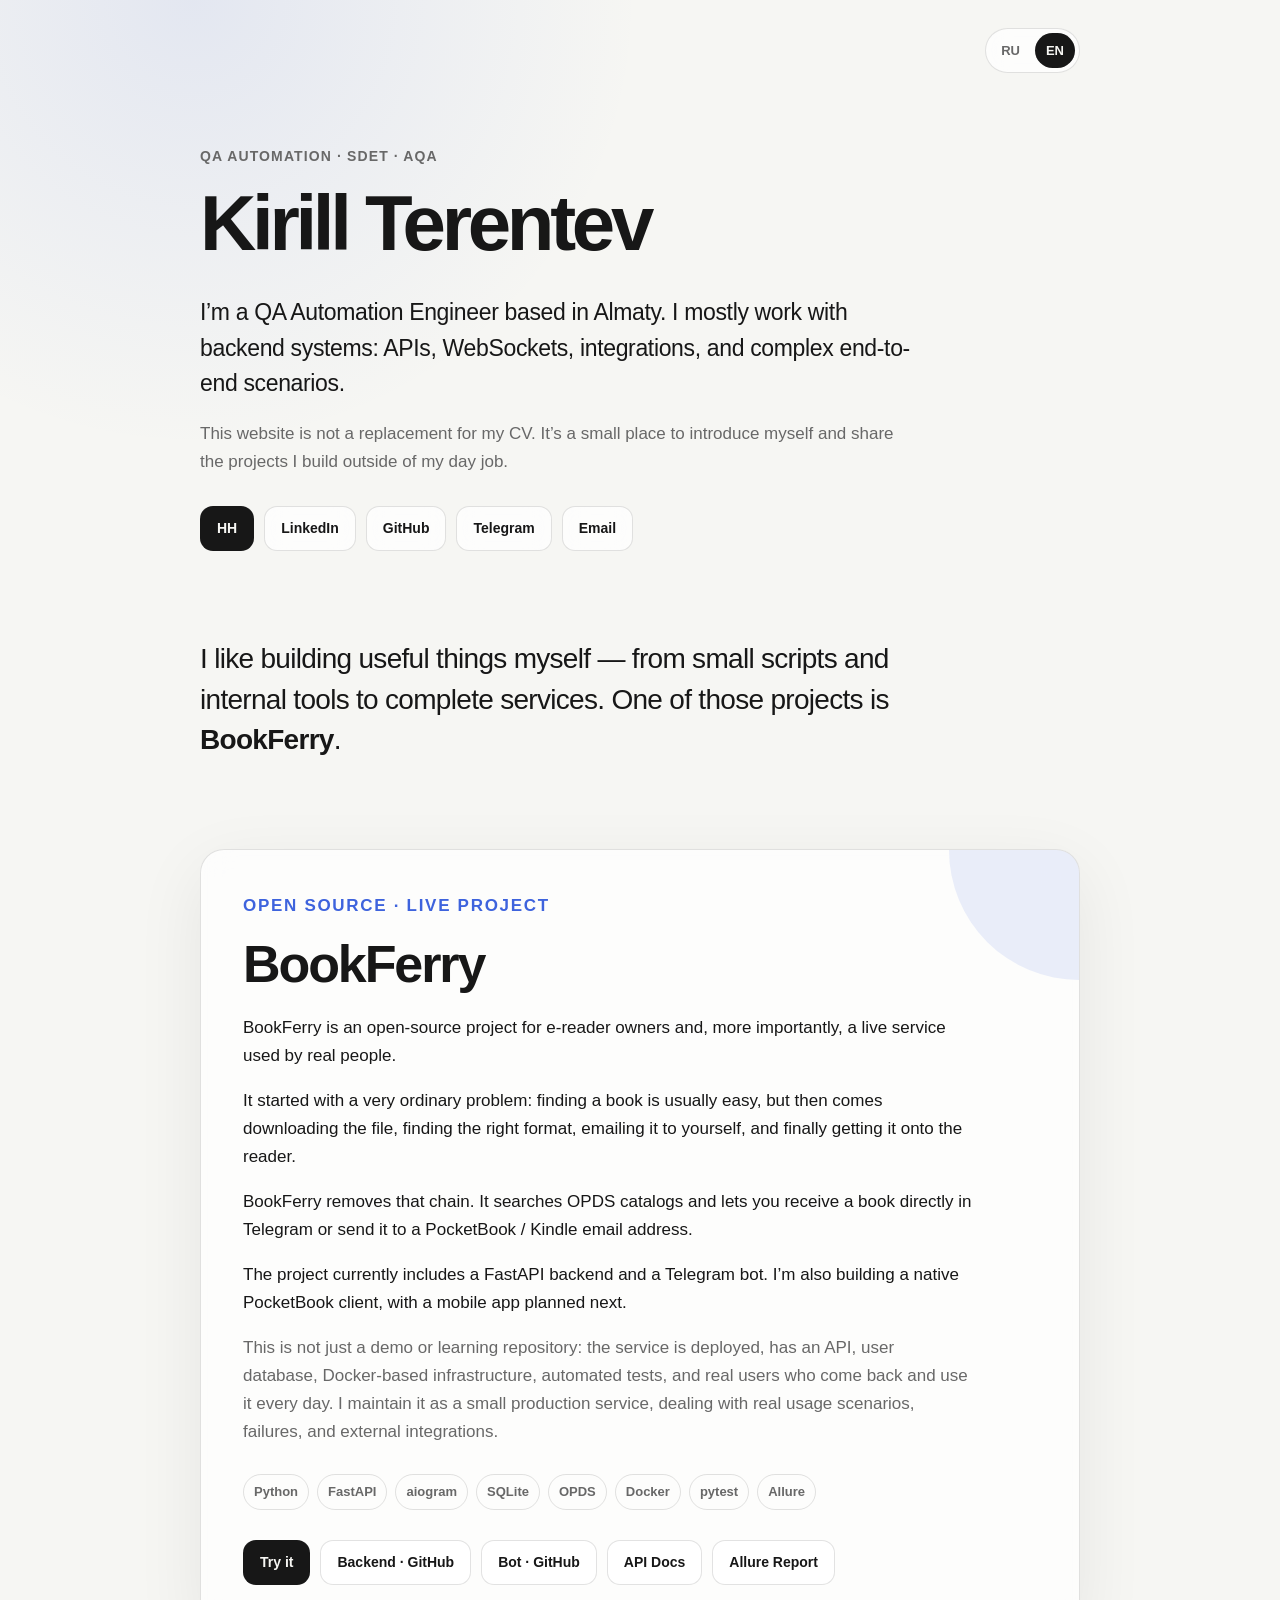
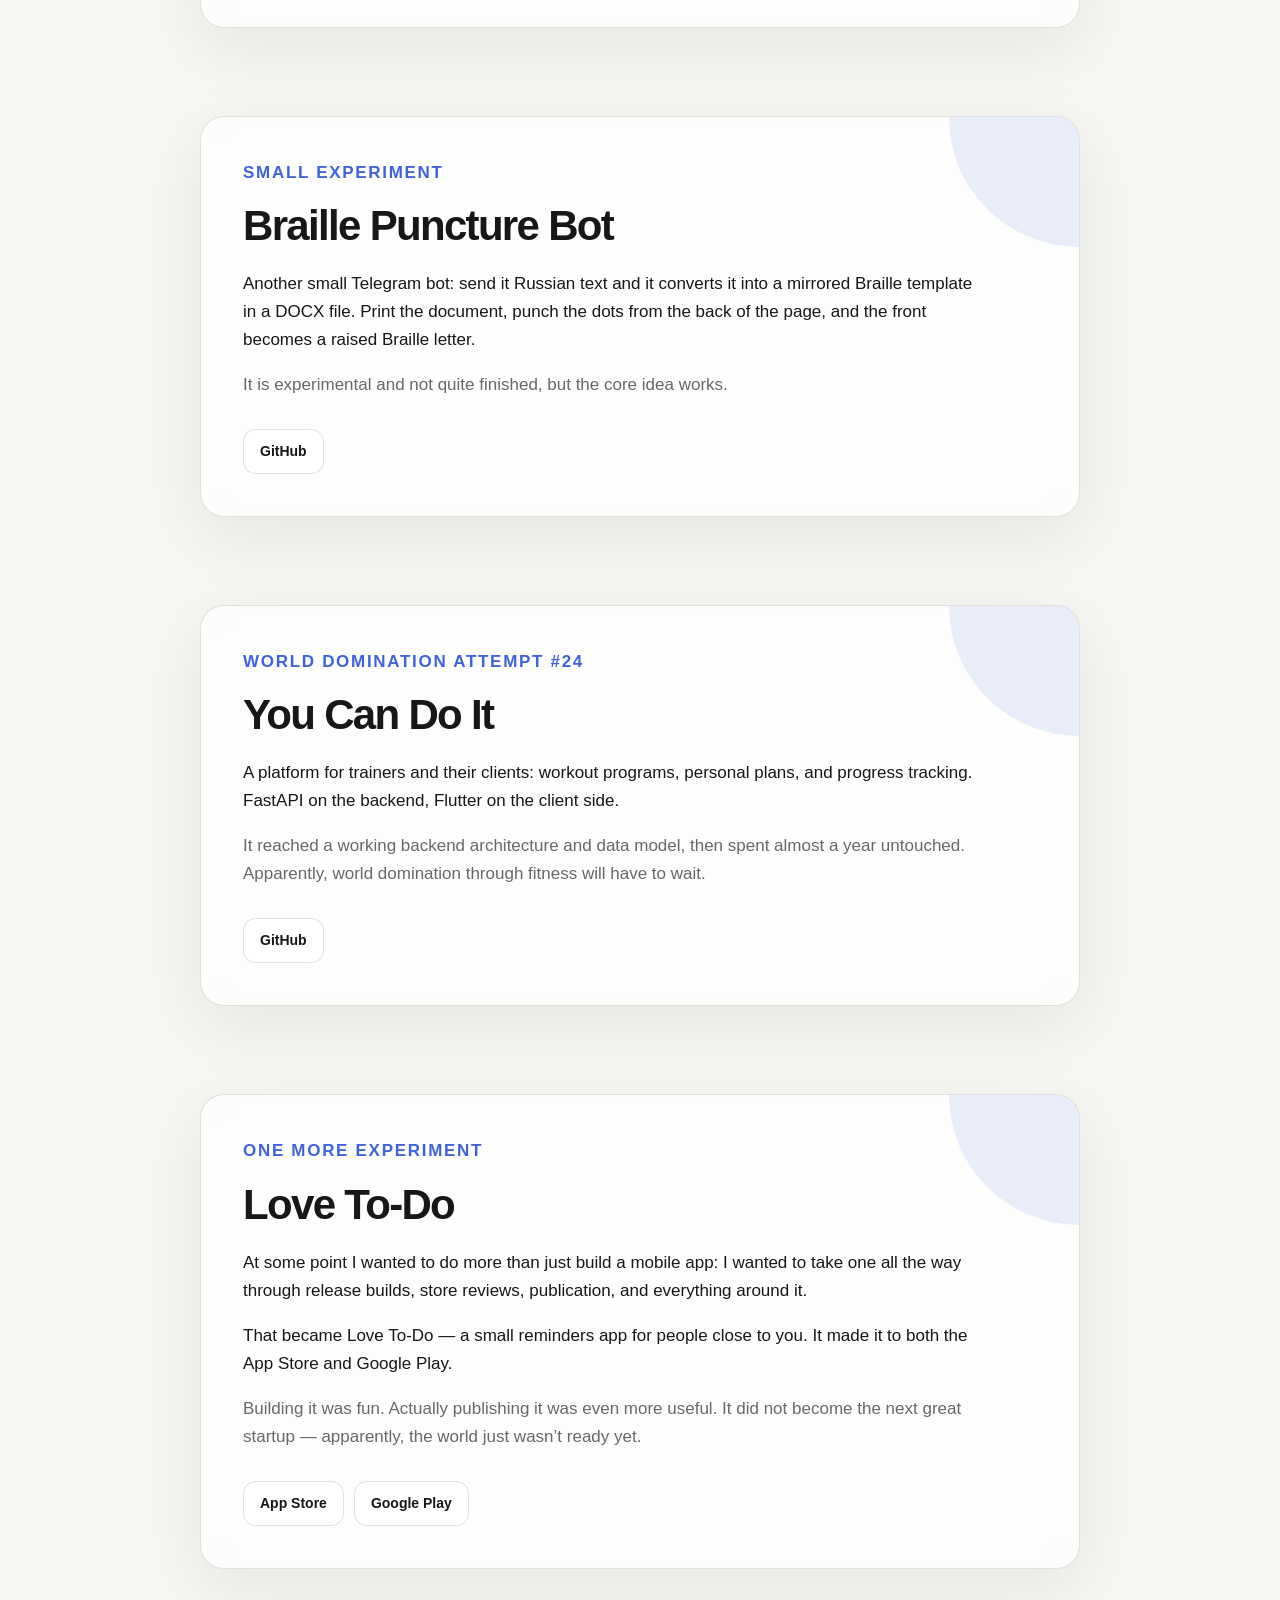
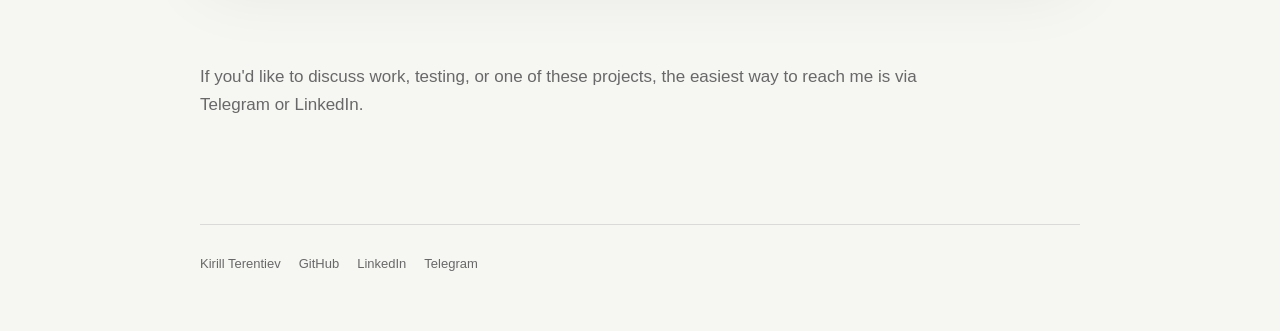
<file: index.html>
<!DOCTYPE html>
<html lang="ru">
<head>
  <meta charset="UTF-8">
  <meta name="viewport" content="width=device-width, initial-scale=1.0">

  <title>Kirill Terentiev — QA Automation Engineer</title>
  <meta
    name="description"
    content="Kirill Terentiev — QA Automation Engineer from Almaty. Backend testing, API, WebSocket, integrations, E2E and personal projects."
  >

  <style>
    :root {
      color-scheme: light dark;
      --bg: #f6f6f3;
      --surface: rgba(255, 255, 255, 0.72);
      --surface-strong: #ffffff;
      --text: #171717;
      --muted: #686868;
      --line: rgba(23, 23, 23, 0.12);
      --accent: #3e63dd;
      --accent-text: #ffffff;
      --shadow: 0 20px 70px rgba(0, 0, 0, 0.07);
      --radius: 24px;
      --max-width: 880px;
    }

    @media (prefers-color-scheme: dark) {
      :root {
        --bg: #111210;
        --surface: rgba(27, 28, 26, 0.74);
        --surface-strong: #1b1c1a;
        --text: #f2f2ef;
        --muted: #a4a59f;
        --line: rgba(255, 255, 255, 0.12);
        --accent: #8da4ff;
        --accent-text: #111210;
        --shadow: 0 20px 70px rgba(0, 0, 0, 0.24);
      }
    }

    * { box-sizing: border-box; }
    html { scroll-behavior: smooth; }
    body {
      margin: 0;
      background: radial-gradient(circle at 15% 0%, rgba(62, 99, 221, 0.10), transparent 28rem), var(--bg);
      color: var(--text);
      font-family: Inter, ui-sans-serif, -apple-system, BlinkMacSystemFont, "Segoe UI", Roboto, Helvetica, Arial, sans-serif;
      line-height: 1.65;
      -webkit-font-smoothing: antialiased;
    }
    a { color: inherit; }
    .page { width: min(calc(100% - 32px), var(--max-width)); margin: 0 auto; padding: 28px 0 56px; }
    .topbar { display: flex; justify-content: flex-end; align-items: center; margin-bottom: 72px; }
    .lang-switcher { display: inline-flex; gap: 4px; padding: 4px; border: 1px solid var(--line); border-radius: 999px; background: var(--surface); backdrop-filter: blur(12px); }
    .lang-btn { appearance: none; border: 0; border-radius: 999px; padding: 7px 11px; background: transparent; color: var(--muted); font: inherit; font-size: 13px; font-weight: 700; cursor: pointer; }
    .lang-btn.active { background: var(--text); color: var(--bg); }
    .hero { margin-bottom: 88px; }
    .eyebrow { margin: 0 0 16px; color: var(--muted); font-size: 14px; font-weight: 700; letter-spacing: 0.08em; text-transform: uppercase; }
    h1 { max-width: 760px; margin: 0; font-size: clamp(44px, 8vw, 78px); line-height: 0.98; letter-spacing: -0.055em; font-weight: 780; }
    .lead { max-width: 720px; margin: 34px 0 0; font-size: clamp(19px, 3vw, 23px); line-height: 1.55; letter-spacing: -0.015em; }
    .intro { max-width: 700px; margin: 18px 0 0; color: var(--muted); font-size: 17px; }
    .btn-row { display: flex; flex-wrap: wrap; gap: 10px; margin-top: 30px; }
    .btn { display: inline-flex; align-items: center; justify-content: center; min-height: 44px; padding: 10px 16px; border: 1px solid var(--line); border-radius: 13px; background: var(--surface); color: var(--text); text-decoration: none; font-size: 14px; font-weight: 700; transition: transform 160ms ease, border-color 160ms ease, background-color 160ms ease; backdrop-filter: blur(12px); }
    .btn:hover { transform: translateY(-2px); border-color: rgba(62, 99, 221, 0.45); }
    .btn-primary { border-color: transparent; background: var(--text); color: var(--bg); }
    .section { padding: 0 0 88px; }
    .section-kicker { margin: 0 0 18px; color: var(--accent); font-size: 13px; font-weight: 800; letter-spacing: 0.10em; text-transform: uppercase; }
    .section h2 { margin: 0 0 22px; font-size: clamp(34px, 5vw, 52px); line-height: 1.05; letter-spacing: -0.04em; }
    .section p { max-width: 730px; margin: 0 0 17px; font-size: 17px; }
    .bridge { max-width: 710px; margin-bottom: 88px; font-size: clamp(21px, 3.5vw, 28px); line-height: 1.45; letter-spacing: -0.025em; }
    .project-card { position: relative; overflow: hidden; padding: clamp(24px, 5vw, 42px); border: 1px solid var(--line); border-radius: var(--radius); background: var(--surface); box-shadow: var(--shadow); backdrop-filter: blur(16px); }
    .project-card::after { content: ""; position: absolute; width: 260px; height: 260px; right: -130px; top: -130px; border-radius: 50%; background: rgba(62, 99, 221, 0.10); pointer-events: none; }
    .project-card + .project-card { margin-top: 24px; }
    .project-card.compact h2 { font-size: clamp(30px, 4vw, 42px); }
    .stack { display: flex; flex-wrap: wrap; gap: 8px; margin: 28px 0 0; }
    .tag { padding: 6px 10px; border: 1px solid var(--line); border-radius: 999px; color: var(--muted); font-size: 13px; font-weight: 650; }
    .aside-note { color: var(--muted); }
    .contact { padding-top: 6px; }
    .contact p { color: var(--muted); }
    .footer { display: flex; flex-wrap: wrap; gap: 12px 18px; padding-top: 28px; border-top: 1px solid var(--line); color: var(--muted); font-size: 13px; }
    .footer a { text-decoration: none; }
    .footer a:hover { color: var(--text); }
    [data-lang] { display: none; }
    html[data-language="ru"] [data-lang="ru"], html[data-language="en"] [data-lang="en"] { display: revert; }
    @media (max-width: 640px) {
      .page { width: min(calc(100% - 24px), var(--max-width)); padding-top: 16px; }
      .topbar { margin-bottom: 48px; }
      .hero { margin-bottom: 68px; }
      .section { padding-bottom: 68px; }
      .bridge { margin-bottom: 68px; }
      .btn { flex: 1 1 auto; }
    }
    @media (prefers-reduced-motion: reduce) { html { scroll-behavior: auto; } .btn { transition: none; } }
  </style>
</head>

<body>
  <main class="page">
    <div class="topbar">
      <div class="lang-switcher" aria-label="Language switcher">
        <button class="lang-btn" type="button" data-set-language="ru">RU</button>
        <button class="lang-btn" type="button" data-set-language="en">EN</button>
      </div>
    </div>

    <section class="hero">
      <p class="eyebrow">QA Automation · SDET · AQA</p>
      <h1>Kirill Terentev</h1>

      <div data-lang="ru">
        <p class="lead">Я инженер по автоматизации тестирования из Алматы. Работаю в основном с backend: API, WebSocket, интеграциями и сложными E2E-сценариями.</p>
        <p class="intro">Этот сайт — не замена резюме. Здесь немного обо мне и о проектах, которые я делаю вне основной работы.</p>
      </div>

      <div data-lang="en">
        <p class="lead">I’m a QA Automation Engineer based in Almaty. I mostly work with backend systems: APIs, WebSockets, integrations, and complex end-to-end scenarios.</p>
        <p class="intro">This website is not a replacement for my CV. It’s a small place to introduce myself and share the projects I build outside of my day job.</p>
      </div>

      <div class="btn-row">
        <a class="btn btn-primary" href="https://hh.kz/resume/f5279e82ff0d43febf0039ed1f504939713134" target="_blank" rel="noreferrer">HH</a>
        <a class="btn" href="https://www.linkedin.com/in/kirill-terentev/" target="_blank" rel="noreferrer">LinkedIn</a>
        <a class="btn" href="https://github.com/TerentievKirill" target="_blank" rel="noreferrer">GitHub</a>
        <a class="btn" href="https://t.me/Ter_Kirill" target="_blank" rel="noreferrer">Telegram</a>
        <a class="btn" href="mailto:kirillterentiev@gmail.com">Email</a>
      </div>
    </section>

    <div class="bridge">
      <span data-lang="ru">Я люблю делать полезные вещи своими руками — от небольших скриптов и внутренних инструментов до полноценных сервисов. Один из таких проектов — <strong>BookFerry</strong>.</span>
      <span data-lang="en">I like building useful things myself — from small scripts and internal tools to complete services. One of those projects is <strong>BookFerry</strong>.</span>
    </div>

    <section class="section">
      <article class="project-card">
        <p class="section-kicker">Open source · Live project</p>
        <h2>BookFerry</h2>

        <div data-lang="ru">
          <p>BookFerry — open-source проект для владельцев электронных книг и одновременно живой сервис, которым уже пользуются реальные люди.</p>
          <p>Идея появилась из простой бытовой проблемы: найти книгу обычно легко, а дальше начинаются скачивание файла, поиск нужного формата, отправка самому себе на почту и перенос на ридер.</p>
          <p>BookFerry убирает эту цепочку. Сервис ищет книги в OPDS-каталогах и позволяет получить найденную книгу прямо в Telegram или отправить её на PocketBook / Kindle через email.</p>
          <p>Сейчас проект состоит из backend-сервиса на FastAPI и Telegram-бота. Также я делаю отдельный клиент для PocketBook, а дальше хочу добавить мобильное приложение.</p>
          <p class="aside-note">Это не просто демо или учебный репозиторий: сервис развёрнут, у него есть API, база пользователей, Docker-инфраструктура, автотесты и пользователи, которые возвращаются к нему каждый день. Я поддерживаю проект как небольшой production-сервис — разбираю реальные сценарии, ошибки и поведение внешних источников.</p>
        </div>

        <div data-lang="en">
          <p>BookFerry is an open-source project for e-reader owners and, more importantly, a live service used by real people.</p>
          <p>It started with a very ordinary problem: finding a book is usually easy, but then comes downloading the file, finding the right format, emailing it to yourself, and finally getting it onto the reader.</p>
          <p>BookFerry removes that chain. It searches OPDS catalogs and lets you receive a book directly in Telegram or send it to a PocketBook / Kindle email address.</p>
          <p>The project currently includes a FastAPI backend and a Telegram bot. I’m also building a native PocketBook client, with a mobile app planned next.</p>
          <p class="aside-note">This is not just a demo or learning repository: the service is deployed, has an API, user database, Docker-based infrastructure, automated tests, and real users who come back and use it every day. I maintain it as a small production service, dealing with real usage scenarios, failures, and external integrations.</p>
        </div>

        <div class="stack" aria-label="BookFerry technology stack">
          <span class="tag">Python</span>
          <span class="tag">FastAPI</span>
          <span class="tag">aiogram</span>
          <span class="tag">SQLite</span>
          <span class="tag">OPDS</span>
          <span class="tag">Docker</span>
          <span class="tag">pytest</span>
          <span class="tag">Allure</span>
        </div>

        <div class="btn-row">
          <a class="btn btn-primary" href="https://t.me/BookFerry_bot" target="_blank" rel="noreferrer"><span data-lang="ru">Попробовать</span><span data-lang="en">Try it</span></a>
          <a class="btn" href="https://github.com/TerentievKirill/BookFerry" target="_blank" rel="noreferrer">Backend · GitHub</a>
          <a class="btn" href="https://github.com/TerentievKirill/BookFerryBot" target="_blank" rel="noreferrer">Bot · GitHub</a>
          <a class="btn" href="https://api.heartlab.app/docs#/" target="_blank" rel="noreferrer">API Docs</a>
          <a class="btn" href="https://allure.heartlab.app/" target="_blank" rel="noreferrer">Allure Report</a>
        </div>
      </article>
    </section>

    <section class="section">
      <article class="project-card compact">
        <p class="section-kicker"><span data-lang="ru">Небольшой эксперимент</span><span data-lang="en">Small experiment</span></p>
        <h2>Braille Puncture Bot</h2>
        <div data-lang="ru">
          <p>Ещё один небольшой Telegram-бот: отправляешь ему русский текст, а он превращает его в зеркальный шаблон Брайля и возвращает DOCX. Документ можно распечатать, проколоть точки с обратной стороны листа и получить на лицевой стороне рельефное письмо шрифтом Брайля.</p>
          <p class="aside-note">Проект экспериментальный и немного недоделанный, но основная идея работает.</p>
        </div>
        <div data-lang="en">
          <p>Another small Telegram bot: send it Russian text and it converts it into a mirrored Braille template in a DOCX file. Print the document, punch the dots from the back of the page, and the front becomes a raised Braille letter.</p>
          <p class="aside-note">It is experimental and not quite finished, but the core idea works.</p>
        </div>
        <div class="btn-row"><a class="btn" href="https://github.com/TerentievKirill/Puncture_Braile_bot" target="_blank" rel="noreferrer">GitHub</a></div>
      </article>
    </section>

    <section class="section">
      <article class="project-card compact">
        <p class="section-kicker"><span data-lang="ru">Попытка захватить мир №24</span><span data-lang="en">World domination attempt #24</span></p>
        <h2>You Can Do It</h2>
        <div data-lang="ru">
          <p>Платформа для тренеров и их клиентов: программы тренировок, персональные планы и отслеживание прогресса. Backend на FastAPI, клиентская часть — Flutter.</p>
          <p class="aside-note">Проект дошёл до рабочей серверной архитектуры и модели данных, а потом почти год пролежал без движения. Похоже, фитнес-мир в этот раз захватить не получилось.</p>
        </div>
        <div data-lang="en">
          <p>A platform for trainers and their clients: workout programs, personal plans, and progress tracking. FastAPI on the backend, Flutter on the client side.</p>
          <p class="aside-note">It reached a working backend architecture and data model, then spent almost a year untouched. Apparently, world domination through fitness will have to wait.</p>
        </div>
        <div class="btn-row"><a class="btn" href="https://github.com/TerentievKirill/you_can_do_it" target="_blank" rel="noreferrer">GitHub</a></div>
      </article>
    </section>

    <section class="section">
      <article class="project-card compact">
        <p class="section-kicker"><span data-lang="ru">Ещё один эксперимент</span><span data-lang="en">One more experiment</span></p>
        <h2>Love To-Do</h2>

        <div data-lang="ru">
          <p>Однажды мне стало интересно не только написать мобильное приложение, но и пройти весь путь до настоящей публикации: сборки, магазины, ревью и всё остальное.</p>
          <p>Так появился Love To-Do — небольшое приложение с напоминаниями для близких. Оно добралось и до App Store, и до Google Play.</p>
          <p class="aside-note">Было интересно и сделать, и действительно опубликовать. Следующим великим стартапом оно не стало — мир, видимо, оказался ещё не готов.</p>
        </div>

        <div data-lang="en">
          <p>At some point I wanted to do more than just build a mobile app: I wanted to take one all the way through release builds, store reviews, publication, and everything around it.</p>
          <p>That became Love To-Do — a small reminders app for people close to you. It made it to both the App Store and Google Play.</p>
          <p class="aside-note">Building it was fun. Actually publishing it was even more useful. It did not become the next great startup — apparently, the world just wasn’t ready yet.</p>
        </div>

        <div class="btn-row">
          <a class="btn" href="https://apps.apple.com/us/app/love-to-do-heart-reminders/id6756277592" target="_blank" rel="noreferrer">App Store</a>
          <a class="btn" href="https://play.google.com/store/apps/details?id=com.lovetodo.app" target="_blank" rel="noreferrer">Google Play</a>
        </div>
      </article>
    </section>

    <section class="section contact">
      <div data-lang="ru"><p>Если хотите обсудить работу, тестирование или один из проектов — проще всего написать мне в Telegram или LinkedIn.</p></div>
      <div data-lang="en"><p>If you'd like to discuss work, testing, or one of these projects, the easiest way to reach me is via Telegram or LinkedIn.</p></div>
    </section>

    <footer class="footer">
      <span>Kirill Terentiev</span>
      <a href="https://github.com/TerentievKirill" target="_blank" rel="noreferrer">GitHub</a>
      <a href="https://www.linkedin.com/in/kirill-terentev/" target="_blank" rel="noreferrer">LinkedIn</a>
      <a href="https://t.me/Ter_Kirill" target="_blank" rel="noreferrer">Telegram</a>
    </footer>
  </main>

  <script>
    const savedLanguage = localStorage.getItem('language');
    const browserLanguage = navigator.language.toLowerCase().startsWith('ru') ? 'ru' : 'en';
    const initialLanguage = savedLanguage || browserLanguage;

    function setLanguage(language) {
      document.documentElement.dataset.language = language;
      document.documentElement.lang = language;
      localStorage.setItem('language', language);

      document.querySelectorAll('[data-set-language]').forEach((button) => {
        button.classList.toggle('active', button.dataset.setLanguage === language);
      });
    }

    document.querySelectorAll('[data-set-language]').forEach((button) => {
      button.addEventListener('click', () => setLanguage(button.dataset.setLanguage));
    });

    setLanguage(initialLanguage);
  </script>
</body>
</html>
</file>
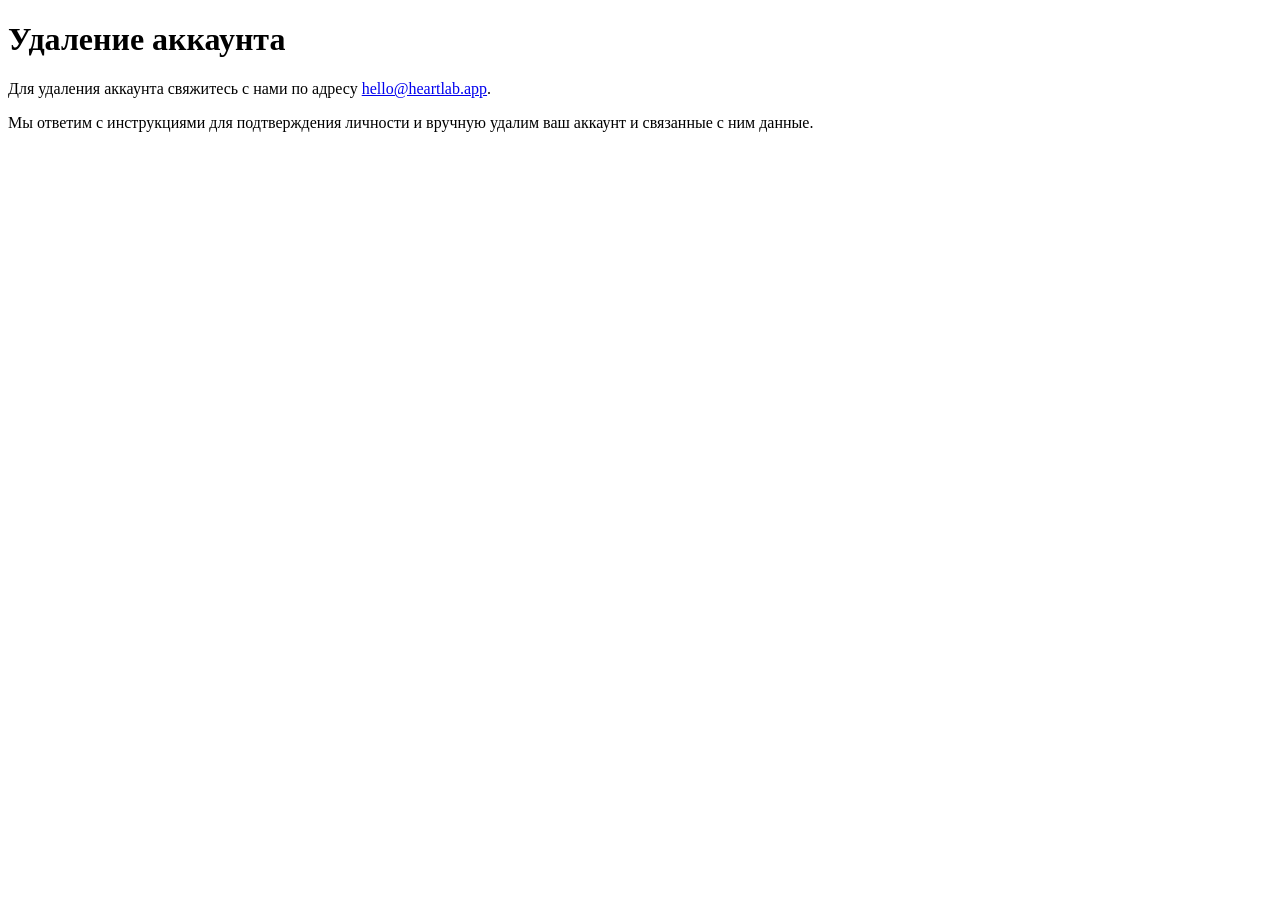
<file: delete-account.html>
<!doctype html>
<html lang="ru">
<head>
  <meta charset="utf-8">
  <meta name="viewport" content="width=device-width, initial-scale=1">
  <title>Удаление аккаунта</title>
</head>
<body>
  <h1>Удаление аккаунта</h1>

  <p>
    Для удаления аккаунта свяжитесь с нами по адресу
    <a href="mailto:hello@heartlab.app">hello@heartlab.app</a>.
  </p>

  <p>
    Мы ответим с инструкциями для подтверждения личности и вручную удалим
    ваш аккаунт и связанные с ним данные.
  </p>

</body>
</html>
</file>
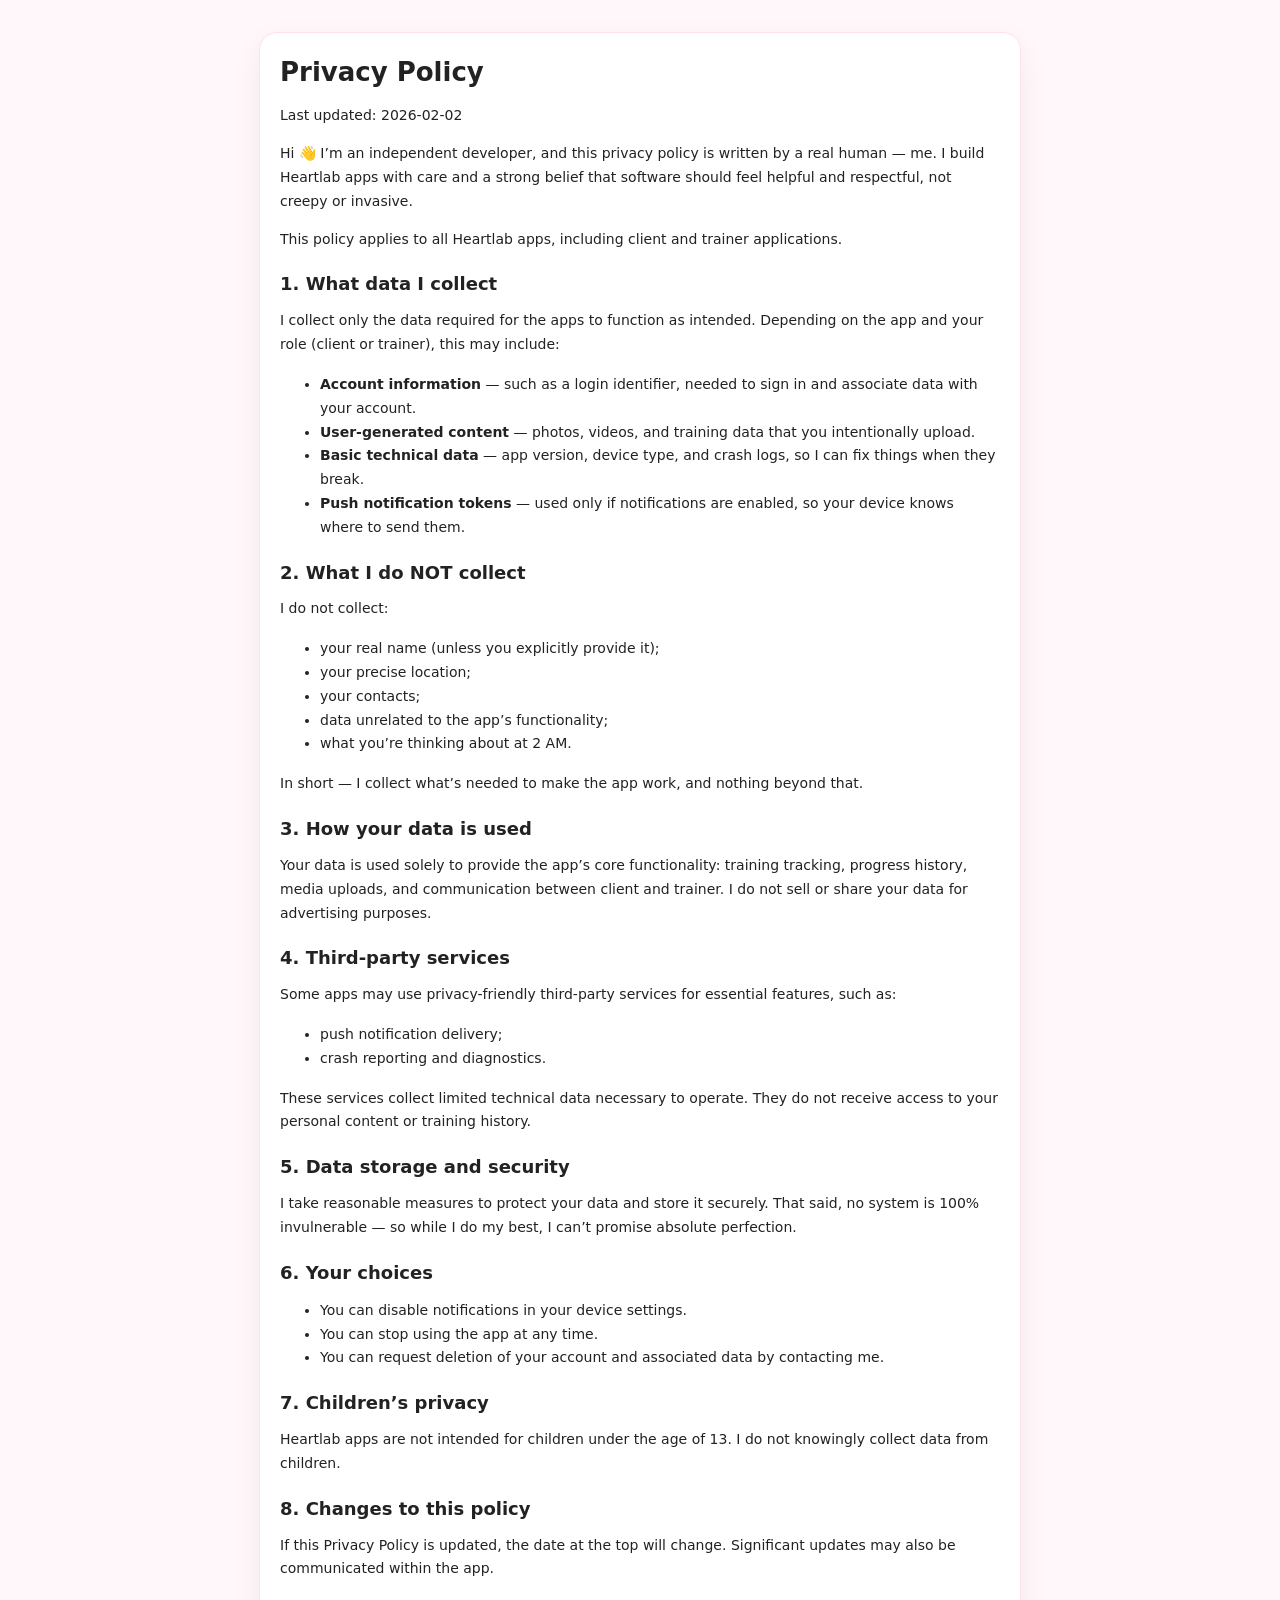
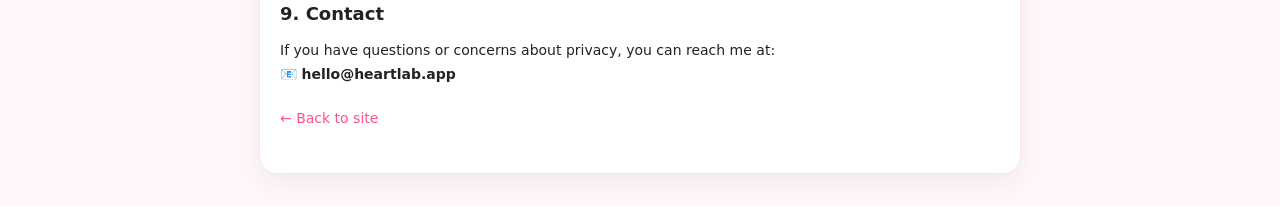
<file: privacy.html>
<!DOCTYPE html>
<html lang="en">
<head>
  <meta charset="UTF-8" />
  <title>Privacy Policy — Heartlab</title>
  <meta name="viewport" content="width=device-width, initial-scale=1" />
  <style>
    body {
      margin: 0;
      font-family: system-ui, -apple-system, BlinkMacSystemFont, "Inter", sans-serif;
      background: #fff7fa;
      color: #222;
      padding: 32px 16px;
    }
    .wrap {
      max-width: 720px;
      margin: 0 auto;
      background: #ffffff;
      border-radius: 18px;
      padding: 24px 20px 28px;
      box-shadow: 0 10px 30px rgba(0,0,0,0.06);
      border: 1px solid #ffe1ee;
    }
    h1 {
      margin-top: 0;
      font-size: 26px;
    }
    h2 {
      margin-top: 22px;
      font-size: 18px;
    }
    p, li {
      font-size: 14px;
      line-height: 1.7;
    }
    a {
      color: #ff4f93;
      text-decoration: none;
    }
    a:hover { text-decoration: underline; }
    .back {
      margin-top: 20px;
      font-size: 14px;
    }
  </style>
</head>
<body>
  <div class="wrap">
    <h1>Privacy Policy</h1>
    <p>Last updated: 2026-02-02</p>

    <p>
      Hi 👋 I’m an independent developer, and this privacy policy is written by a real human — me.
      I build Heartlab apps with care and a strong belief that software should feel helpful and respectful,
      not creepy or invasive.
    </p>

    <p>
      This policy applies to all Heartlab apps, including client and trainer applications.
    </p>

    <h2>1. What data I collect</h2>
    <p>
      I collect only the data required for the apps to function as intended.
      Depending on the app and your role (client or trainer), this may include:
    </p>
    <ul>
      <li>
        <strong>Account information</strong> — such as a login identifier, needed to sign in and associate data with your account.
      </li>
      <li>
        <strong>User-generated content</strong> — photos, videos, and training data that you intentionally upload.
      </li>
      <li>
        <strong>Basic technical data</strong> — app version, device type, and crash logs, so I can fix things when they break.
      </li>
      <li>
        <strong>Push notification tokens</strong> — used only if notifications are enabled, so your device knows where to send them.
      </li>
    </ul>

    <h2>2. What I do NOT collect</h2>
    <p>I do not collect:</p>
    <ul>
      <li>your real name (unless you explicitly provide it);</li>
      <li>your precise location;</li>
      <li>your contacts;</li>
      <li>data unrelated to the app’s functionality;</li>
      <li>what you’re thinking about at 2 AM.</li>
    </ul>
    <p>
      In short — I collect what’s needed to make the app work, and nothing beyond that.
    </p>

    <h2>3. How your data is used</h2>
    <p>
      Your data is used solely to provide the app’s core functionality:
      training tracking, progress history, media uploads, and communication between client and trainer.
      I do not sell or share your data for advertising purposes.
    </p>

    <h2>4. Third-party services</h2>
    <p>
      Some apps may use privacy-friendly third-party services for essential features, such as:
    </p>
    <ul>
      <li>push notification delivery;</li>
      <li>crash reporting and diagnostics.</li>
    </ul>
    <p>
      These services collect limited technical data necessary to operate.
      They do not receive access to your personal content or training history.
    </p>

    <h2>5. Data storage and security</h2>
    <p>
      I take reasonable measures to protect your data and store it securely.
      That said, no system is 100% invulnerable — so while I do my best, I can’t promise absolute perfection.
    </p>

    <h2>6. Your choices</h2>
    <ul>
      <li>You can disable notifications in your device settings.</li>
      <li>You can stop using the app at any time.</li>
      <li>You can request deletion of your account and associated data by contacting me.</li>
    </ul>

    <h2>7. Children’s privacy</h2>
    <p>
      Heartlab apps are not intended for children under the age of 13.
      I do not knowingly collect data from children.
    </p>

    <h2>8. Changes to this policy</h2>
    <p>
      If this Privacy Policy is updated, the date at the top will change.
      Significant updates may also be communicated within the app.
    </p>

    <h2>9. Contact</h2>
    <p>
      If you have questions or concerns about privacy, you can reach me at:
      <br />📧 <strong>hello@heartlab.app</strong>
    </p>

    <p class="back">
      <a href="/index.html">← Back to site</a>
    </p>
  </div>
</body>
</html>
</file>
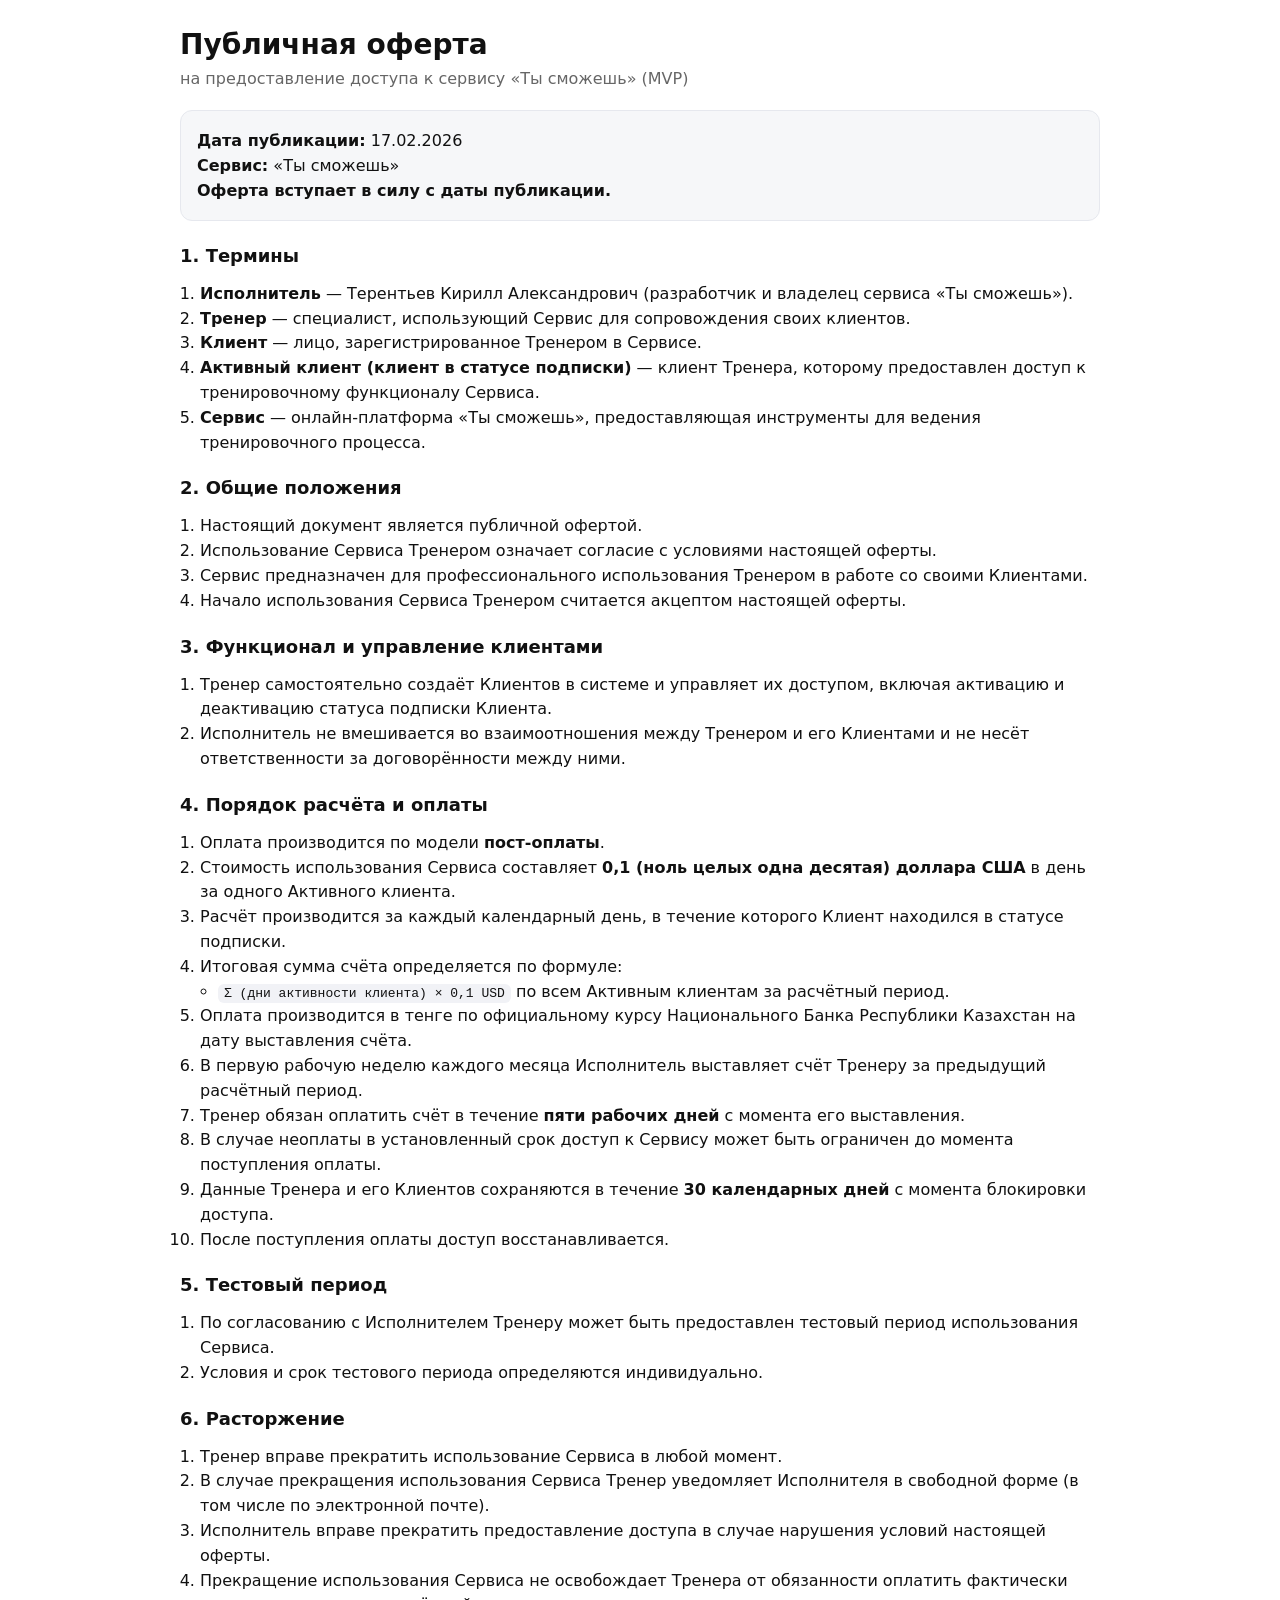
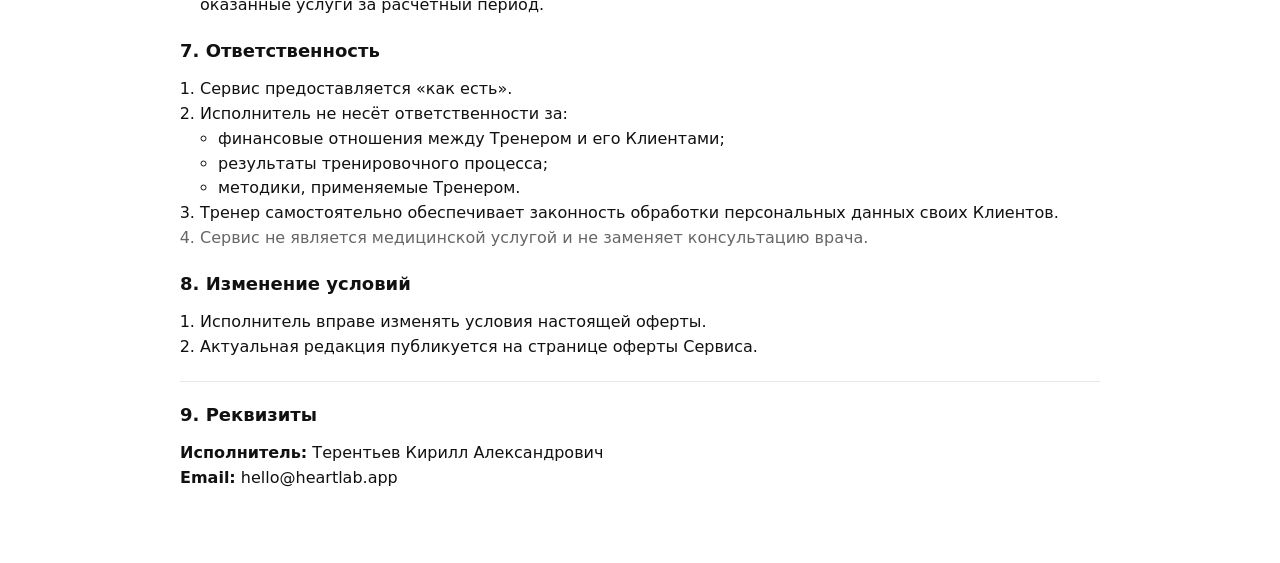
<file: public-offer.html>
<!doctype html>
<html lang="ru">
<head>
  <meta charset="utf-8" />
  <meta name="viewport" content="width=device-width,initial-scale=1" />
  <title>Публичная оферта — «Ты сможешь»</title>
  <style>
    :root { --fg:#111; --muted:#666; --bg:#fff; --card:#f6f7f9; --line:#e6e8ee; }
    html,body { background:var(--bg); color:var(--fg); font-family: system-ui, -apple-system, Segoe UI, Roboto, Arial, sans-serif; }
    body { margin:0; }
    .wrap { max-width: 920px; margin: 0 auto; padding: 28px 16px 56px; }
    h1 { font-size: 28px; margin: 0 0 6px; }
    .subtitle { color:var(--muted); margin: 0 0 18px; }
    .meta { background: var(--card); border:1px solid var(--line); border-radius: 12px; padding: 14px 16px; margin: 18px 0 24px; }
    .meta div { margin: 6px 0; }
    h2 { font-size: 18px; margin: 22px 0 10px; }
    p, li { line-height: 1.55; }
    ol { padding-left: 20px; }
    ul { padding-left: 18px; }
    .muted { color: var(--muted); }
    .hr { height:1px; background:var(--line); margin: 22px 0; }
    .footer { margin-top: 28px; color: var(--muted); font-size: 13px; }
    code { background:#f1f2f6; padding: 2px 6px; border-radius: 6px; }
  </style>
</head>
<body>
  <main class="wrap">
    <h1>Публичная оферта</h1>
    <p class="subtitle">на предоставление доступа к сервису «Ты сможешь» (MVP)</p>

    <section class="meta" aria-label="Реквизиты документа">
      <div><strong>Дата публикации:</strong> 17.02.2026</div>
      <div><strong>Сервис:</strong> «Ты сможешь»</div>
      <div><strong>Оферта вступает в силу с даты публикации.</strong> </div>
    </section>

    <h2>1. Термины</h2>
    <ol>
      <li><strong>Исполнитель</strong> — Терентьев Кирилл Александрович (разработчик и владелец сервиса «Ты сможешь»).</li>
      <li><strong>Тренер</strong> — специалист, использующий Сервис для сопровождения своих клиентов.</li>
      <li><strong>Клиент</strong> — лицо, зарегистрированное Тренером в Сервисе.</li>
      <li><strong>Активный клиент (клиент в статусе подписки)</strong> — клиент Тренера, которому предоставлен доступ к тренировочному функционалу Сервиса.</li>
      <li><strong>Сервис</strong> — онлайн-платформа «Ты сможешь», предоставляющая инструменты для ведения тренировочного процесса.</li>
    </ol>

    <h2>2. Общие положения</h2>
    <ol>
      <li>Настоящий документ является публичной офертой.</li>
      <li>Использование Сервиса Тренером означает согласие с условиями настоящей оферты.</li>
      <li>Сервис предназначен для профессионального использования Тренером в работе со своими Клиентами.</li>
      <li>Начало использования Сервиса Тренером считается акцептом настоящей оферты.</li>
    </ol>

    <h2>3. Функционал и управление клиентами</h2>
    <ol>
      <li>Тренер самостоятельно создаёт Клиентов в системе и управляет их доступом, включая активацию и деактивацию статуса подписки Клиента.</li>
      <li>Исполнитель не вмешивается во взаимоотношения между Тренером и его Клиентами и не несёт ответственности за договорённости между ними.</li>
    </ol>

    <h2>4. Порядок расчёта и оплаты</h2>
    <ol>
      <li>Оплата производится по модели <strong>пост-оплаты</strong>.</li>
      <li>Стоимость использования Сервиса составляет <strong>0,1 (ноль целых одна десятая) доллара США</strong> в день за одного Активного клиента.</li>
      <li>Расчёт производится за каждый календарный день, в течение которого Клиент находился в статусе подписки.</li>
      <li>Итоговая сумма счёта определяется по формуле:
        <ul>
          <li><code>Σ (дни активности клиента) × 0,1 USD</code> по всем Активным клиентам за расчётный период.</li>
        </ul>
      </li>
      <li>Оплата производится в тенге по официальному курсу Национального Банка Республики Казахстан на дату выставления счёта.</li>
      <li>В первую рабочую неделю каждого месяца Исполнитель выставляет счёт Тренеру за предыдущий расчётный период.</li>
      <li>Тренер обязан оплатить счёт в течение <strong>пяти рабочих дней</strong> с момента его выставления.</li>
      <li>В случае неоплаты в установленный срок доступ к Сервису может быть ограничен до момента поступления оплаты.</li>
      <li>Данные Тренера и его Клиентов сохраняются в течение <strong>30 календарных дней</strong> с момента блокировки доступа.</li>
      <li>После поступления оплаты доступ восстанавливается.</li>
    </ol>

    <h2>5. Тестовый период</h2>
    <ol>
      <li>По согласованию с Исполнителем Тренеру может быть предоставлен тестовый период использования Сервиса.</li>
      <li>Условия и срок тестового периода определяются индивидуально.</li>
    </ol>

    <h2>6. Расторжение</h2>
    <ol>
      <li>Тренер вправе прекратить использование Сервиса в любой момент.</li>
      <li>В случае прекращения использования Сервиса Тренер уведомляет Исполнителя в свободной форме (в том числе по электронной почте).</li>
      <li>Исполнитель вправе прекратить предоставление доступа в случае нарушения условий настоящей оферты.</li>
      <li>Прекращение использования Сервиса не освобождает Тренера от обязанности оплатить фактически оказанные услуги за расчётный период.</li>
    </ol>

    <h2>7. Ответственность</h2>
    <ol>
      <li>Сервис предоставляется «как есть».</li>
      <li>Исполнитель не несёт ответственности за:
        <ul>
          <li>финансовые отношения между Тренером и его Клиентами;</li>
          <li>результаты тренировочного процесса;</li>
          <li>методики, применяемые Тренером.</li>
        </ul>
      </li>
      <li>Тренер самостоятельно обеспечивает законность обработки персональных данных своих Клиентов.</li>
      <li class="muted">Сервис не является медицинской услугой и не заменяет консультацию врача.</li>
    </ol>

    <h2>8. Изменение условий</h2>
    <ol>
      <li>Исполнитель вправе изменять условия настоящей оферты.</li>
      <li>Актуальная редакция публикуется на странице оферты Сервиса.</li>
    </ol>

    <div class="hr"></div>

    <h2>9. Реквизиты</h2>
    <p>
      <strong>Исполнитель:</strong> Терентьев Кирилл Александрович<br />
      <strong>Email:</strong> hello@heartlab.app <br />
    </p>

  </main>
</body>
</html>
</file>
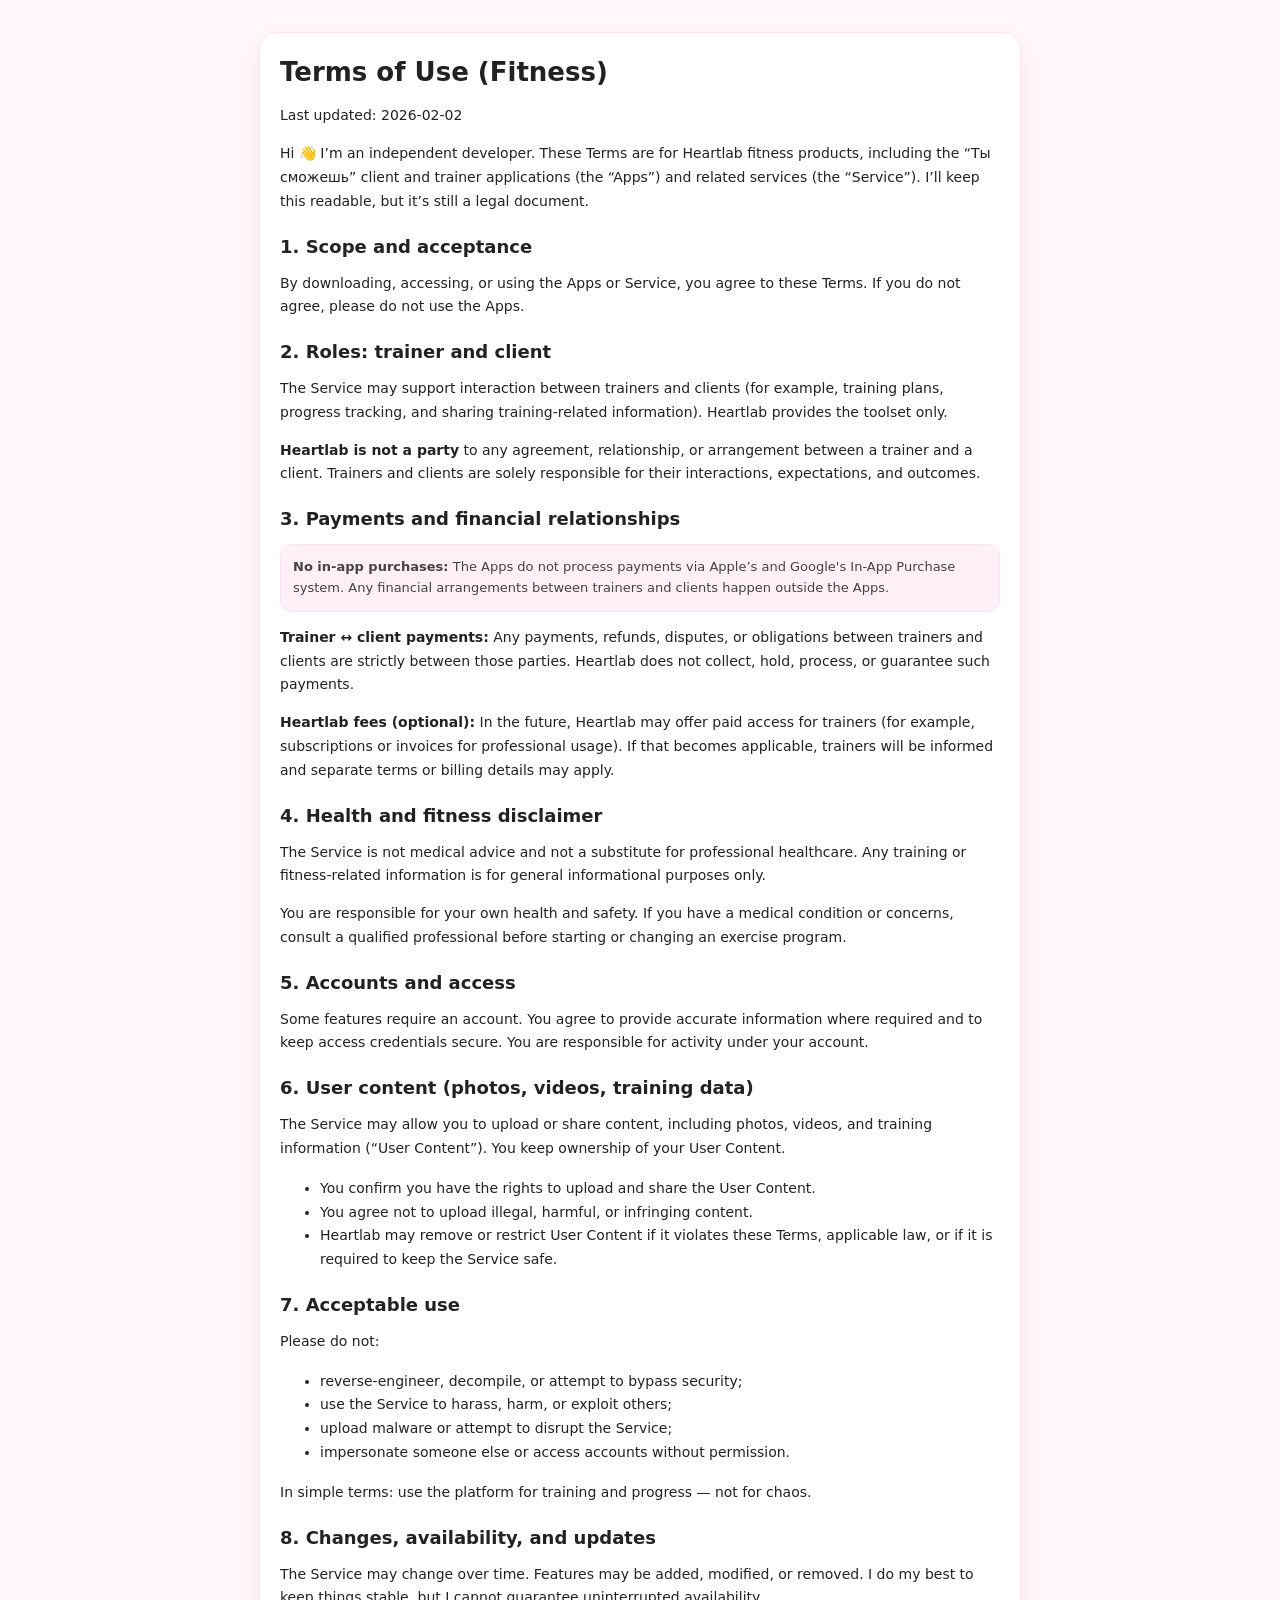
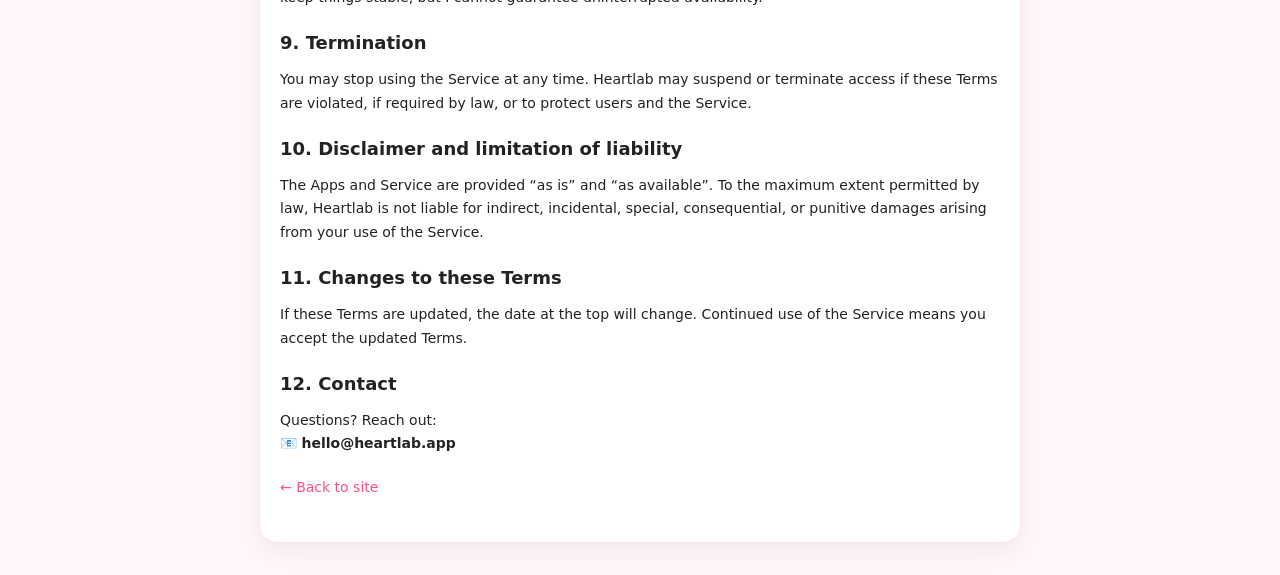
<file: term_fitness.html>
<!DOCTYPE html>
<html lang="en">
<head>
  <meta charset="UTF-8" />
  <title>Terms of Use (Fitness) — Heartlab</title>
  <meta name="viewport" content="width=device-width, initial-scale=1" />
  <style>
    body {
      margin: 0;
      font-family: system-ui, -apple-system, BlinkMacSystemFont, "Inter", sans-serif;
      background: #fff7fa;
      color: #222;
      padding: 32px 16px;
    }
    .wrap {
      max-width: 720px;
      margin: 0 auto;
      background: #ffffff;
      border-radius: 18px;
      padding: 24px 20px 28px;
      box-shadow: 0 10px 30px rgba(0,0,0,0.06);
      border: 1px solid #ffe1ee;
    }
    h1 { margin-top: 0; font-size: 26px; }
    h2 { margin-top: 22px; font-size: 18px; }
    p, li { font-size: 14px; line-height: 1.7; }
    a { color: #ff4f93; text-decoration: none; }
    a:hover { text-decoration: underline; }
    .back { margin-top: 20px; font-size: 14px; }
    .note {
      background: #fff0f7;
      border: 1px solid #ffe1ee;
      padding: 12px 12px;
      border-radius: 12px;
      font-size: 13px;
      line-height: 1.6;
      color: #444;
    }
  </style>
</head>
<body>
  <div class="wrap">
    <h1>Terms of Use (Fitness)</h1>
    <p>Last updated: 2026-02-02</p>

    <p>
      Hi 👋 I’m an independent developer. These Terms are for Heartlab fitness products,
      including the “Ты сможешь” client and trainer applications (the “Apps”) and related services (the “Service”).
      I’ll keep this readable, but it’s still a legal document.
    </p>

    <h2>1. Scope and acceptance</h2>
    <p>
      By downloading, accessing, or using the Apps or Service, you agree to these Terms.
      If you do not agree, please do not use the Apps.
    </p>

    <h2>2. Roles: trainer and client</h2>
    <p>
      The Service may support interaction between trainers and clients (for example, training plans,
      progress tracking, and sharing training-related information). Heartlab provides the toolset only.
    </p>
    <p>
      <strong>Heartlab is not a party</strong> to any agreement, relationship, or arrangement between a trainer and a client.
      Trainers and clients are solely responsible for their interactions, expectations, and outcomes.
    </p>

    <h2>3. Payments and financial relationships</h2>
    <div class="note">
      <strong>No in-app purchases:</strong> The Apps do not process payments via Apple’s and Google's In-App Purchase system.
      Any financial arrangements between trainers and clients happen outside the Apps.
    </div>

    <p>
      <strong>Trainer ↔ client payments:</strong> Any payments, refunds, disputes, or obligations between trainers and clients
      are strictly between those parties. Heartlab does not collect, hold, process, or guarantee such payments.
    </p>

    <p>
      <strong>Heartlab fees (optional):</strong> In the future, Heartlab may offer paid access for trainers
      (for example, subscriptions or invoices for professional usage).
      If that becomes applicable, trainers will be informed and separate terms or billing details may apply.
    </p>

    <h2>4. Health and fitness disclaimer</h2>
    <p>
      The Service is not medical advice and not a substitute for professional healthcare.
      Any training or fitness-related information is for general informational purposes only.
    </p>
    <p>
      You are responsible for your own health and safety. If you have a medical condition or concerns,
      consult a qualified professional before starting or changing an exercise program.
    </p>

    <h2>5. Accounts and access</h2>
    <p>
      Some features require an account. You agree to provide accurate information where required
      and to keep access credentials secure. You are responsible for activity under your account.
    </p>

    <h2>6. User content (photos, videos, training data)</h2>
    <p>
      The Service may allow you to upload or share content, including photos, videos, and training information (“User Content”).
      You keep ownership of your User Content.
    </p>
    <ul>
      <li>You confirm you have the rights to upload and share the User Content.</li>
      <li>You agree not to upload illegal, harmful, or infringing content.</li>
      <li>
        Heartlab may remove or restrict User Content if it violates these Terms, applicable law, or if it is required to keep the Service safe.
      </li>
    </ul>

    <h2>7. Acceptable use</h2>
    <p>Please do not:</p>
    <ul>
      <li>reverse-engineer, decompile, or attempt to bypass security;</li>
      <li>use the Service to harass, harm, or exploit others;</li>
      <li>upload malware or attempt to disrupt the Service;</li>
      <li>impersonate someone else or access accounts without permission.</li>
    </ul>
    <p>
      In simple terms: use the platform for training and progress — not for chaos.
    </p>

    <h2>8. Changes, availability, and updates</h2>
    <p>
      The Service may change over time. Features may be added, modified, or removed.
      I do my best to keep things stable, but I cannot guarantee uninterrupted availability.
    </p>

    <h2>9. Termination</h2>
    <p>
      You may stop using the Service at any time. Heartlab may suspend or terminate access if these Terms are violated,
      if required by law, or to protect users and the Service.
    </p>

    <h2>10. Disclaimer and limitation of liability</h2>
    <p>
      The Apps and Service are provided “as is” and “as available”.
      To the maximum extent permitted by law, Heartlab is not liable for indirect, incidental,
      special, consequential, or punitive damages arising from your use of the Service.
    </p>

    <h2>11. Changes to these Terms</h2>
    <p>
      If these Terms are updated, the date at the top will change. Continued use of the Service means you accept the updated Terms.
    </p>

    <h2>12. Contact</h2>
    <p>
      Questions? Reach out:
      <br />📧 <strong>hello@heartlab.app</strong>
    </p>

    <p class="back">
      <a href="/index.html">← Back to site</a>
    </p>
  </div>
</body>
</html>
</file>
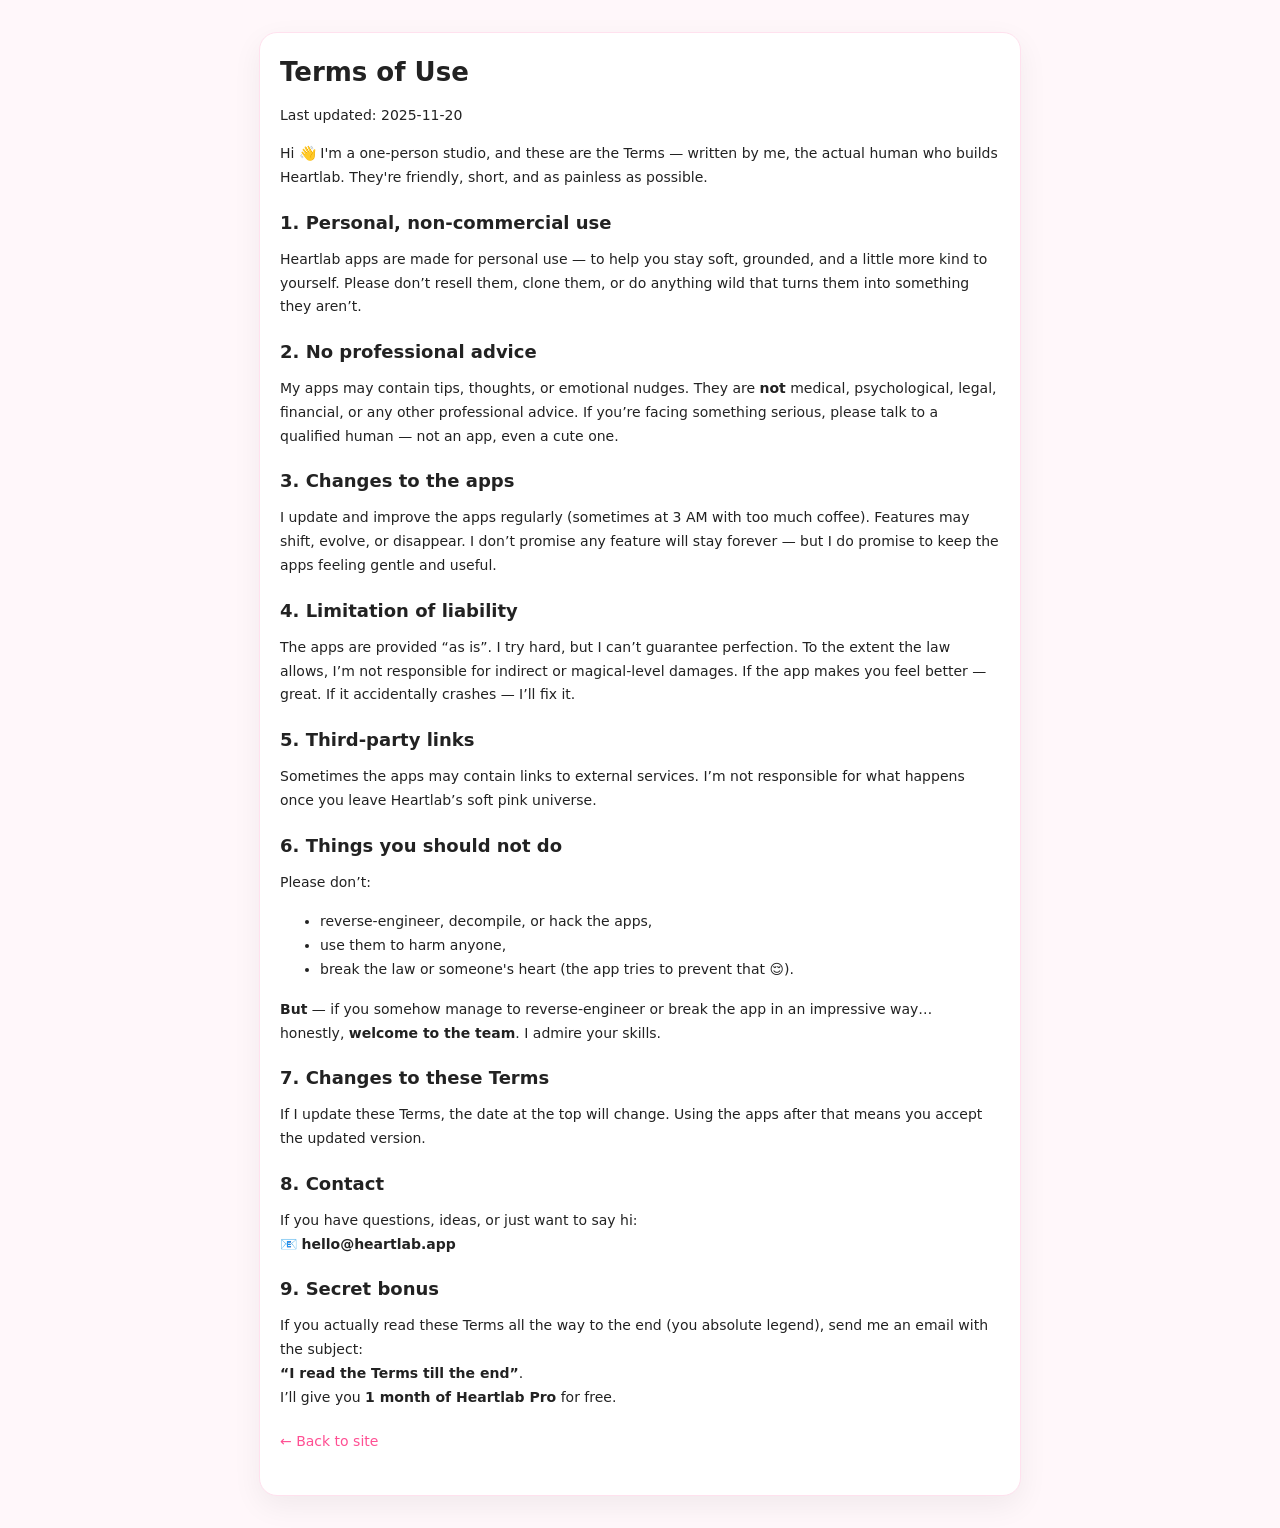
<file: terms.html>
<!DOCTYPE html>
<html lang="en">
<head>
  <meta charset="UTF-8" />
  <title>Terms of Use — Heartlab</title>
  <meta name="viewport" content="width=device-width, initial-scale=1" />
  <style>
    body {
      margin: 0;
      font-family: system-ui, -apple-system, BlinkMacSystemFont, "Inter", sans-serif;
      background: #fff7fa;
      color: #222;
      padding: 32px 16px;
    }
    .wrap {
      max-width: 720px;
      margin: 0 auto;
      background: #ffffff;
      border-radius: 18px;
      padding: 24px 20px 28px;
      box-shadow: 0 10px 30px rgba(0,0,0,0.06);
      border: 1px solid #ffe1ee;
    }
    h1 {
      margin-top: 0;
      font-size: 26px;
    }
    h2 {
      margin-top: 22px;
      font-size: 18px;
    }
    p, li {
      font-size: 14px;
      line-height: 1.7;
    }
    a {
      color: #ff4f93;
      text-decoration: none;
    }
    a:hover { text-decoration: underline; }
    .back {
      margin-top: 20px;
      font-size: 14px;
    }
  </style>
</head>
<body>
  <div class="wrap">
    <h1>Terms of Use</h1>
    <p>Last updated: 2025-11-20</p>

    <p>
      Hi 👋 I'm a one-person studio, and these are the Terms — written by me, the actual human who builds Heartlab.
      They're friendly, short, and as painless as possible.
    </p>

    <h2>1. Personal, non-commercial use</h2>
    <p>
      Heartlab apps are made for personal use — to help you stay soft, grounded, and a little more kind to yourself.
      Please don’t resell them, clone them, or do anything wild that turns them into something they aren’t.
    </p>

    <h2>2. No professional advice</h2>
    <p>
      My apps may contain tips, thoughts, or emotional nudges.
      They are <strong>not</strong> medical, psychological, legal, financial, or any other professional advice.
      If you’re facing something serious, please talk to a qualified human — not an app, even a cute one.
    </p>

    <h2>3. Changes to the apps</h2>
    <p>
      I update and improve the apps regularly (sometimes at 3 AM with too much coffee).
      Features may shift, evolve, or disappear.
      I don’t promise any feature will stay forever — but I do promise to keep the apps feeling gentle and useful.
    </p>

    <h2>4. Limitation of liability</h2>
    <p>
      The apps are provided “as is”. I try hard, but I can’t guarantee perfection.
      To the extent the law allows, I’m not responsible for indirect or magical-level damages.
      If the app makes you feel better — great. If it accidentally crashes — I’ll fix it.
    </p>

    <h2>5. Third-party links</h2>
    <p>
      Sometimes the apps may contain links to external services.
      I’m not responsible for what happens once you leave Heartlab’s soft pink universe.
    </p>

    <h2>6. Things you should not do</h2>
    <p>Please don’t:</p>
    <ul>
      <li>reverse-engineer, decompile, or hack the apps,</li>
      <li>use them to harm anyone,</li>
      <li>break the law or someone's heart (the app tries to prevent that 😌).</li>
    </ul>
    <p>
      <strong>But</strong> — if you somehow manage to reverse-engineer or break the app in an impressive way…
      <br />honestly, <strong>welcome to the team</strong>. I admire your skills.
    </p>

    <h2>7. Changes to these Terms</h2>
    <p>
      If I update these Terms, the date at the top will change. Using the apps after that means you accept the updated version.
    </p>

    <h2>8. Contact</h2>
    <p>
      If you have questions, ideas, or just want to say hi:
      <br />📧 <strong>hello@heartlab.app</strong>
    </p>

    <h2>9. Secret bonus</h2>
    <p>
      If you actually read these Terms all the way to the end (you absolute legend),
      send me an email with the subject:
      <br /><strong>“I read the Terms till the end”</strong>.
      <br />I’ll give you <strong>1 month of Heartlab Pro</strong> for free.
    </p>

    <p class="back">
      <a href="/index.html">← Back to site</a>
    </p>
  </div>
</body>
</html>
</file>
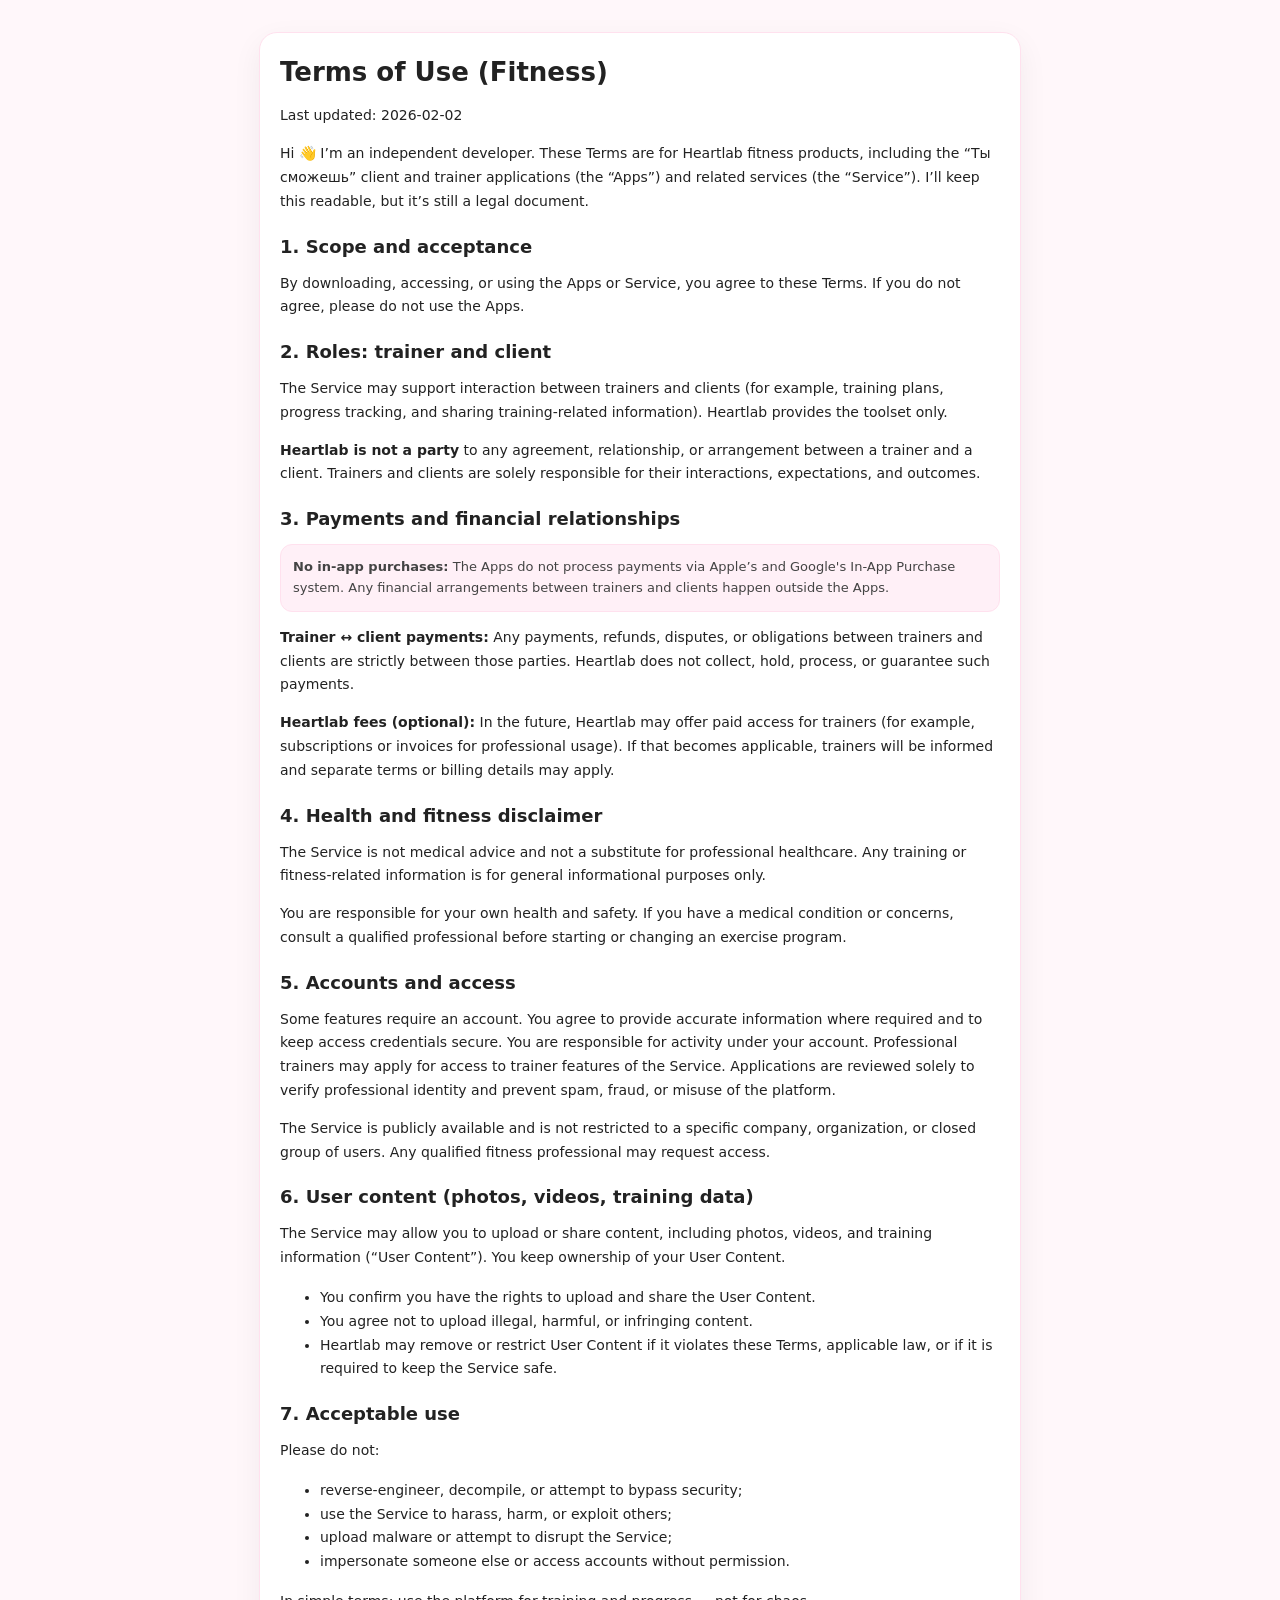
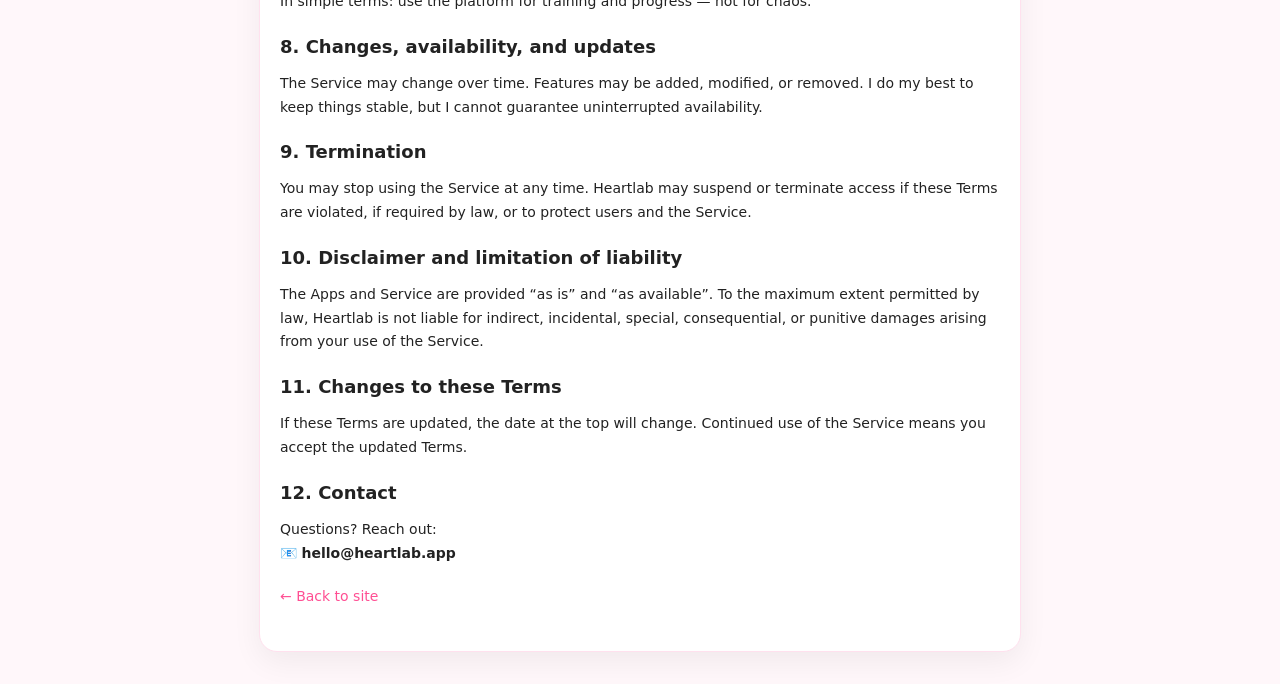
<file: terms_fitness.html>
<!DOCTYPE html>
<html lang="en">
<head>
  <meta charset="UTF-8" />
  <title>Terms of Use (Fitness) — Heartlab</title>
  <meta name="viewport" content="width=device-width, initial-scale=1" />
  <style>
    body {
      margin: 0;
      font-family: system-ui, -apple-system, BlinkMacSystemFont, "Inter", sans-serif;
      background: #fff7fa;
      color: #222;
      padding: 32px 16px;
    }
    .wrap {
      max-width: 720px;
      margin: 0 auto;
      background: #ffffff;
      border-radius: 18px;
      padding: 24px 20px 28px;
      box-shadow: 0 10px 30px rgba(0,0,0,0.06);
      border: 1px solid #ffe1ee;
    }
    h1 { margin-top: 0; font-size: 26px; }
    h2 { margin-top: 22px; font-size: 18px; }
    p, li { font-size: 14px; line-height: 1.7; }
    a { color: #ff4f93; text-decoration: none; }
    a:hover { text-decoration: underline; }
    .back { margin-top: 20px; font-size: 14px; }
    .note {
      background: #fff0f7;
      border: 1px solid #ffe1ee;
      padding: 12px 12px;
      border-radius: 12px;
      font-size: 13px;
      line-height: 1.6;
      color: #444;
    }
  </style>
</head>
<body>
  <div class="wrap">
    <h1>Terms of Use (Fitness)</h1>
    <p>Last updated: 2026-02-02</p>

    <p>
      Hi 👋 I’m an independent developer. These Terms are for Heartlab fitness products,
      including the “Ты сможешь” client and trainer applications (the “Apps”) and related services (the “Service”).
      I’ll keep this readable, but it’s still a legal document.
    </p>

    <h2>1. Scope and acceptance</h2>
    <p>
      By downloading, accessing, or using the Apps or Service, you agree to these Terms.
      If you do not agree, please do not use the Apps.
    </p>

    <h2>2. Roles: trainer and client</h2>
    <p>
      The Service may support interaction between trainers and clients (for example, training plans,
      progress tracking, and sharing training-related information). Heartlab provides the toolset only.
    </p>
    <p>
      <strong>Heartlab is not a party</strong> to any agreement, relationship, or arrangement between a trainer and a client.
      Trainers and clients are solely responsible for their interactions, expectations, and outcomes.
    </p>

    <h2>3. Payments and financial relationships</h2>
    <div class="note">
      <strong>No in-app purchases:</strong> The Apps do not process payments via Apple’s and Google's In-App Purchase system.
      Any financial arrangements between trainers and clients happen outside the Apps.
    </div>

    <p>
      <strong>Trainer ↔ client payments:</strong> Any payments, refunds, disputes, or obligations between trainers and clients
      are strictly between those parties. Heartlab does not collect, hold, process, or guarantee such payments.
    </p>

    <p>
      <strong>Heartlab fees (optional):</strong> In the future, Heartlab may offer paid access for trainers
      (for example, subscriptions or invoices for professional usage).
      If that becomes applicable, trainers will be informed and separate terms or billing details may apply.
    </p>

    <h2>4. Health and fitness disclaimer</h2>
    <p>
      The Service is not medical advice and not a substitute for professional healthcare.
      Any training or fitness-related information is for general informational purposes only.
    </p>
    <p>
      You are responsible for your own health and safety. If you have a medical condition or concerns,
      consult a qualified professional before starting or changing an exercise program.
    </p>

    <h2>5. Accounts and access</h2>
    <p>
      Some features require an account. You agree to provide accurate information where required
      and to keep access credentials secure. You are responsible for activity under your account.

      Professional trainers may apply for access to trainer features of the Service.
      Applications are reviewed solely to verify professional identity and prevent spam,
      fraud, or misuse of the platform.
    </p>

<p>
  The Service is publicly available and is not restricted to a specific company,
  organization, or closed group of users. Any qualified fitness professional may
  request access.
</p>

    <h2>6. User content (photos, videos, training data)</h2>
    <p>
      The Service may allow you to upload or share content, including photos, videos, and training information (“User Content”).
      You keep ownership of your User Content.
    </p>
    <ul>
      <li>You confirm you have the rights to upload and share the User Content.</li>
      <li>You agree not to upload illegal, harmful, or infringing content.</li>
      <li>
        Heartlab may remove or restrict User Content if it violates these Terms, applicable law, or if it is required to keep the Service safe.
      </li>
    </ul>

    <h2>7. Acceptable use</h2>
    <p>Please do not:</p>
    <ul>
      <li>reverse-engineer, decompile, or attempt to bypass security;</li>
      <li>use the Service to harass, harm, or exploit others;</li>
      <li>upload malware or attempt to disrupt the Service;</li>
      <li>impersonate someone else or access accounts without permission.</li>
    </ul>
    <p>
      In simple terms: use the platform for training and progress — not for chaos.
    </p>

    <h2>8. Changes, availability, and updates</h2>
    <p>
      The Service may change over time. Features may be added, modified, or removed.
      I do my best to keep things stable, but I cannot guarantee uninterrupted availability.
    </p>

    <h2>9. Termination</h2>
    <p>
      You may stop using the Service at any time. Heartlab may suspend or terminate access if these Terms are violated,
      if required by law, or to protect users and the Service.
    </p>

    <h2>10. Disclaimer and limitation of liability</h2>
    <p>
      The Apps and Service are provided “as is” and “as available”.
      To the maximum extent permitted by law, Heartlab is not liable for indirect, incidental,
      special, consequential, or punitive damages arising from your use of the Service.
    </p>

    <h2>11. Changes to these Terms</h2>
    <p>
      If these Terms are updated, the date at the top will change. Continued use of the Service means you accept the updated Terms.
    </p>

    <h2>12. Contact</h2>
    <p>
      Questions? Reach out:
      <br />📧 <strong>hello@heartlab.app</strong>
    </p>

    <p class="back">
      <a href="/index.html">← Back to site</a>
    </p>
  </div>
</body>
</html>
</file>
